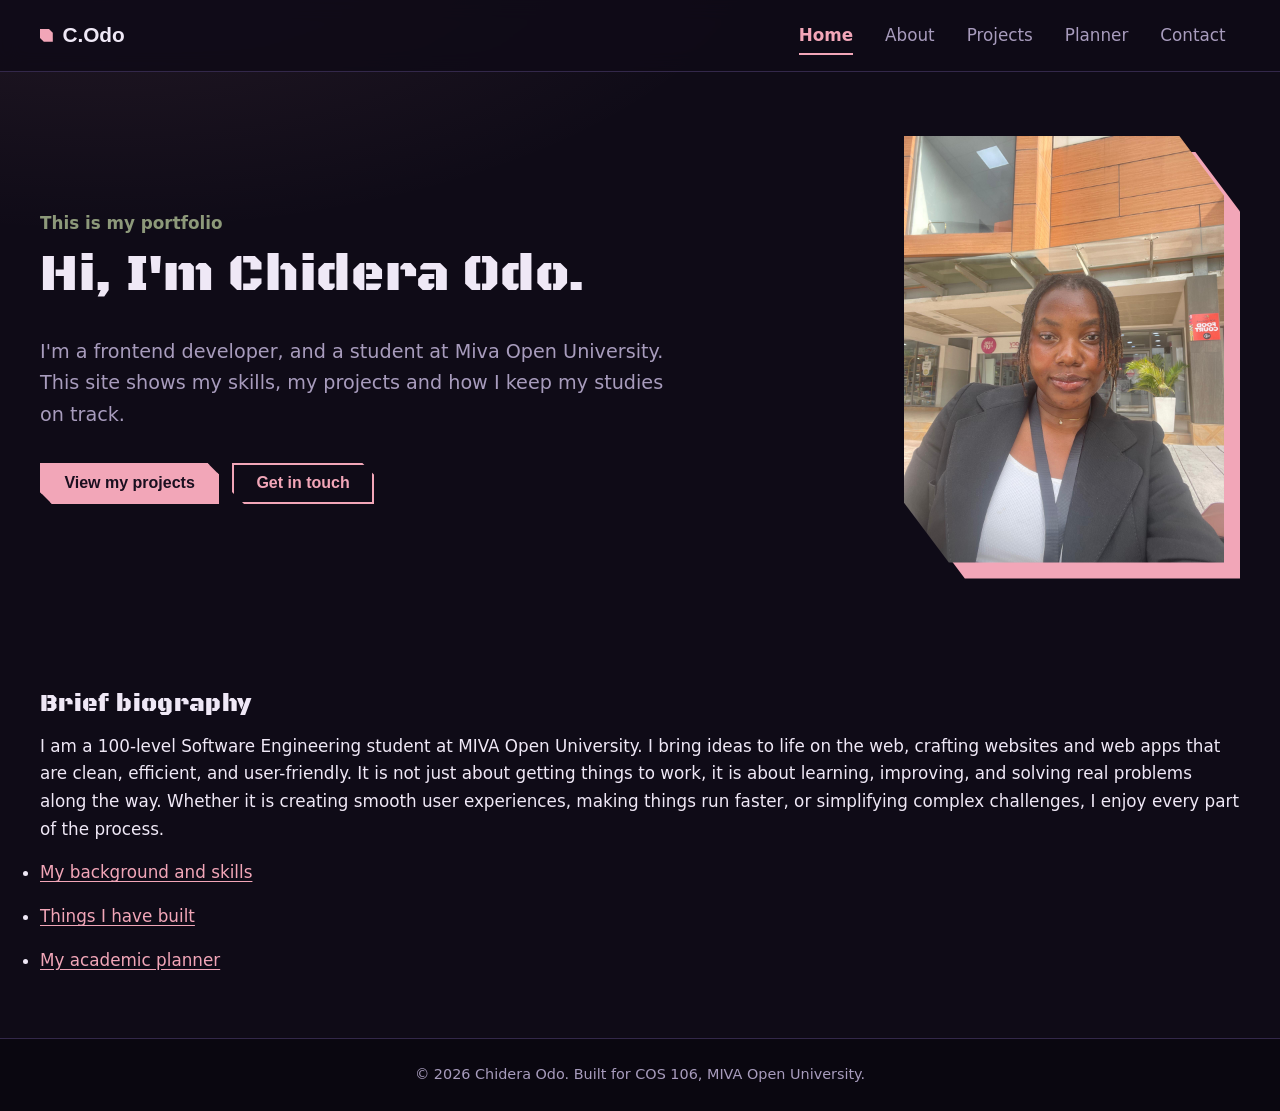
<file: index.html>
<!doctype html>
<html lang="en">
  <head>
    <meta charset="UTF-8" />
    <meta name="viewport" content="width=device-width, initial-scale=1" />
    <title>Home | Chidera Odo</title>
    <meta
      name="description"
      content="Academic portfolio and planner of Chidera Odo, a university student."
    />
    <link rel="preconnect" href="https://fonts.googleapis.com" />
    <link rel="preconnect" href="https://fonts.googleapis.com" />
    <link rel="preconnect" href="https://fonts.gstatic.com" crossorigin />
    <link
      href="https://fonts.googleapis.com/css2?family=Black+Ops+One&display=swap"
      rel="stylesheet"
    />
    <link rel="stylesheet" href="css/style.css" />
  </head>
  <body>
    <header class="site-header">
      <a class="brand" href="index.html">C.Odo</a>
      <button class="nav-toggle" aria-label="Toggle menu" aria-expanded="false">
        &#9776;
      </button>
      <nav aria-label="Main">
        <ul class="nav-list">
          <li>
            <a href="index.html" class="active" aria-current="page">Home</a>
          </li>
          <li><a href="about.html">About</a></li>
          <li><a href="projects.html">Projects</a></li>
          <li><a href="planner.html">Planner</a></li>
          <li><a href="contact.html">Contact</a></li>
        </ul>
      </nav>
    </header>
    <main>
      <section class="hero">
        <div class="hero-text">
          <p class="kicker">This is my portfolio</p>
          <h1>Hi, I'm Chidera Odo.</h1>
          <p class="lead">
            I'm a frontend developer, and a student at Miva Open University.
            This site shows my skills, my projects and how I keep my studies on
            track.
          </p>
          <p class="actions">
            <a class="btn" href="projects.html">View my projects</a>
            <a class="btn btn-ghost" href="contact.html">Get in touch</a>
          </p>
        </div>
        <figure class="hero-photo">
          <img
            src="images/profile-pic.jpeg"
            alt="Portrait of Chidera Odo"
            width="320"
            height="320"
          />
        </figure>
      </section>
      <section class="section">
        <h2>Brief biography</h2>
        <p>
          I am a 100-level Software Engineering student at MIVA Open University.
          I bring ideas to life on the web, crafting websites and web apps that
          are clean, efficient, and user-friendly. It is not just about getting
          things to work, it is about learning, improving, and solving real
          problems along the way. Whether it is creating smooth user
          experiences, making things run faster, or simplifying complex
          challenges, I enjoy every part of the process.
        </p>
        <ul class="quick-links">
          <li><a href="about.html">My background and skills</a></li>
          <li><a href="projects.html">Things I have built</a></li>
          <li><a href="planner.html">My academic planner</a></li>
        </ul>
      </section>
    </main>
    <footer class="site-footer">
      <p>&copy; 2026 Chidera Odo. Built for COS 106, MIVA Open University.</p>
    </footer>
    <script src="js/script.js"></script>
  </body>
</html>
</file>
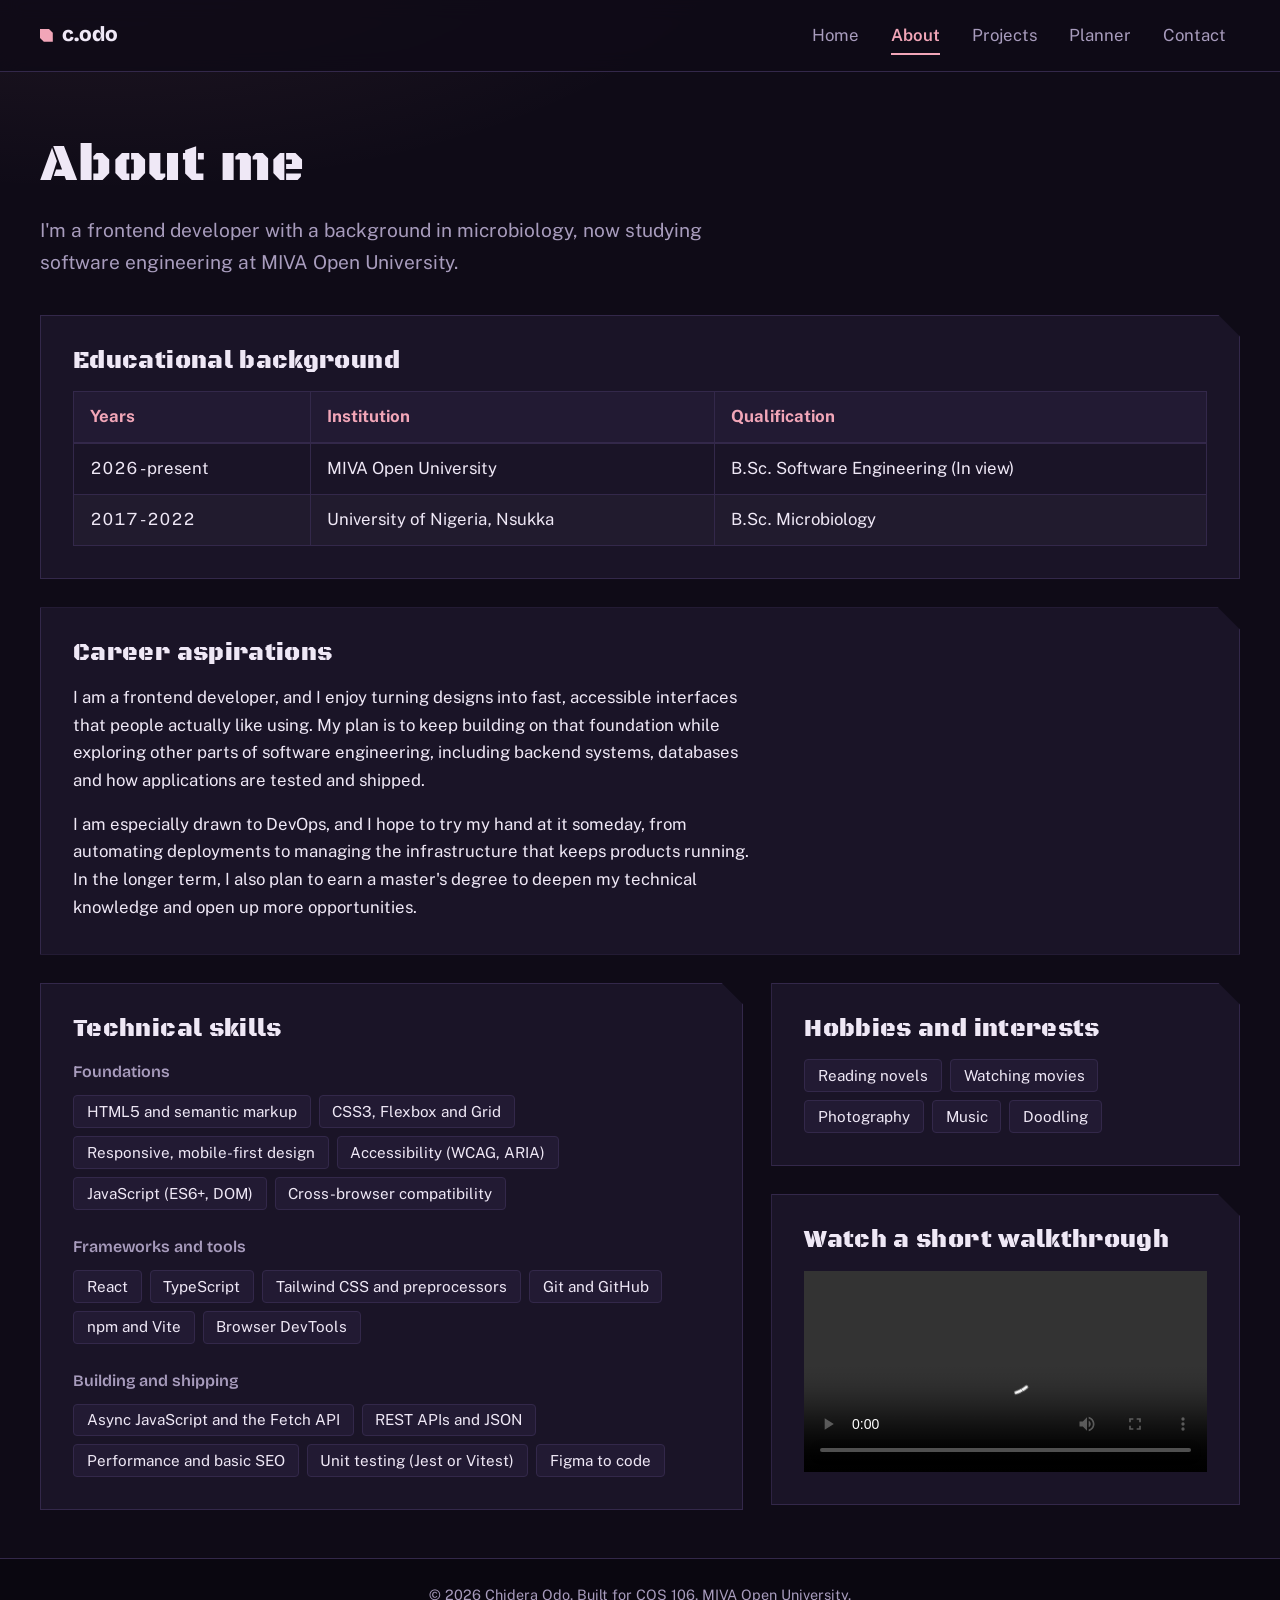
<file: about.html>
<!doctype html>
<html lang="en">
  <head>
    <meta charset="UTF-8" />
    <meta name="viewport" content="width=device-width, initial-scale=1" />
    <title>About Me | Chidera Odo</title>
    <meta
      name="description"
      content="Academic portfolio and planner of Chidera Odo, a university student."
    />
    <link rel="preconnect" href="https://fonts.googleapis.com" />
    <link rel="preconnect" href="https://fonts.gstatic.com" crossorigin />
    <link
      href="https://fonts.googleapis.com/css2?family=Black+Ops+One&family=Bricolage+Grotesque:wght@600;800&family=Public+Sans:wght@400;600&display=swap"
      rel="stylesheet"
    />
    <link rel="stylesheet" href="css/style.css" />
    <link rel="stylesheet" href="css/about.css" />
  </head>
  <body>
    <header class="site-header">
      <a class="brand" href="index.html">c.odo</a>
      <button class="nav-toggle" aria-label="Toggle menu" aria-expanded="false">
        &#9776;
      </button>
      <nav aria-label="Main">
        <ul class="nav-list">
          <li><a href="index.html">Home</a></li>
          <li>
            <a href="about.html" class="active" aria-current="page">About</a>
          </li>
          <li><a href="projects.html">Projects</a></li>
          <li><a href="planner.html">Planner</a></li>
          <li><a href="contact.html">Contact</a></li>
        </ul>
      </nav>
    </header>
    <main>
      <section class="section stack">
        <div class="page-intro">
          <h1>About me</h1>
          <p class="lead">
            I'm a frontend developer with a background in microbiology, now
            studying software engineering at MIVA Open University.
          </p>
        </div>

        <div class="panel">
          <h2>Educational background</h2>
          <div class="table-wrap">
            <table>
              <caption class="sr-only">
                Education timeline
              </caption>
              <thead>
                <tr>
                  <th scope="col">Years</th>
                  <th scope="col">Institution</th>
                  <th scope="col">Qualification</th>
                </tr>
              </thead>
              <tbody>
                <tr>
                  <td>2026 - present</td>
                  <td>MIVA Open University</td>
                  <td>B.Sc. Software Engineering (In view)</td>
                </tr>
                <tr>
                  <td>2017 - 2022</td>
                  <td>University of Nigeria, Nsukka</td>
                  <td>B.Sc. Microbiology</td>
                </tr>
              </tbody>
            </table>
          </div>
        </div>

        <div class="panel">
          <h2>Career aspirations</h2>
          <p>
            I am a frontend developer, and I enjoy turning designs into fast,
            accessible interfaces that people actually like using. My plan is to
            keep building on that foundation while exploring other parts of
            software engineering, including backend systems, databases and how
            applications are tested and shipped.
          </p>
          <p>
            I am especially drawn to DevOps, and I hope to try my hand at it
            someday, from automating deployments to managing the infrastructure
            that keeps products running. In the longer term, I also plan to earn
            a master's degree to deepen my technical knowledge and open up more
            opportunities.
          </p>
        </div>

        <div class="about-grid">
          <div class="panel">
            <h2>Technical skills</h2>

            <div class="skill-group">
              <h3>Foundations</h3>
              <ul class="tags" role="list">
                <li>HTML5 and semantic markup</li>
                <li>CSS3, Flexbox and Grid</li>
                <li>Responsive, mobile-first design</li>
                <li>Accessibility (WCAG, ARIA)</li>
                <li>JavaScript (ES6+, DOM)</li>
                <li>Cross-browser compatibility</li>
              </ul>
            </div>

            <div class="skill-group">
              <h3>Frameworks and tools</h3>
              <ul class="tags" role="list">
                <li>React</li>
                <li>TypeScript</li>
                <li>Tailwind CSS and preprocessors</li>
                <li>Git and GitHub</li>
                <li>npm and Vite</li>
                <li>Browser DevTools</li>
              </ul>
            </div>

            <div class="skill-group">
              <h3>Building and shipping</h3>
              <ul class="tags" role="list">
                <li>Async JavaScript and the Fetch API</li>
                <li>REST APIs and JSON</li>
                <li>Performance and basic SEO</li>
                <li>Unit testing (Jest or Vitest)</li>
                <li>Figma to code</li>
              </ul>
            </div>
          </div>

          <div class="stack">
            <div class="panel">
              <h2>Hobbies and interests</h2>
              <ul class="tags" role="list">
                <li>Reading novels</li>
                <li>Watching movies</li>
                <li>Photography</li>
                <li>Music</li>
                <li>Doodling</li>
              </ul>
            </div>

            <div class="panel">
              <h2>Watch a short walkthrough</h2>
              <video
                controls
                preload="metadata"
                src="media/walkthrough.mp4"
              >
                Your browser does not support video.
              </video>
            </div>
          </div>
        </div>
      </section>
    </main>
    <footer class="site-footer">
      <p>&copy; 2026 Chidera Odo. Built for COS 106, MIVA Open University.</p>
    </footer>
    <script src="js/script.js"></script>
  </body>
</html>
</file>
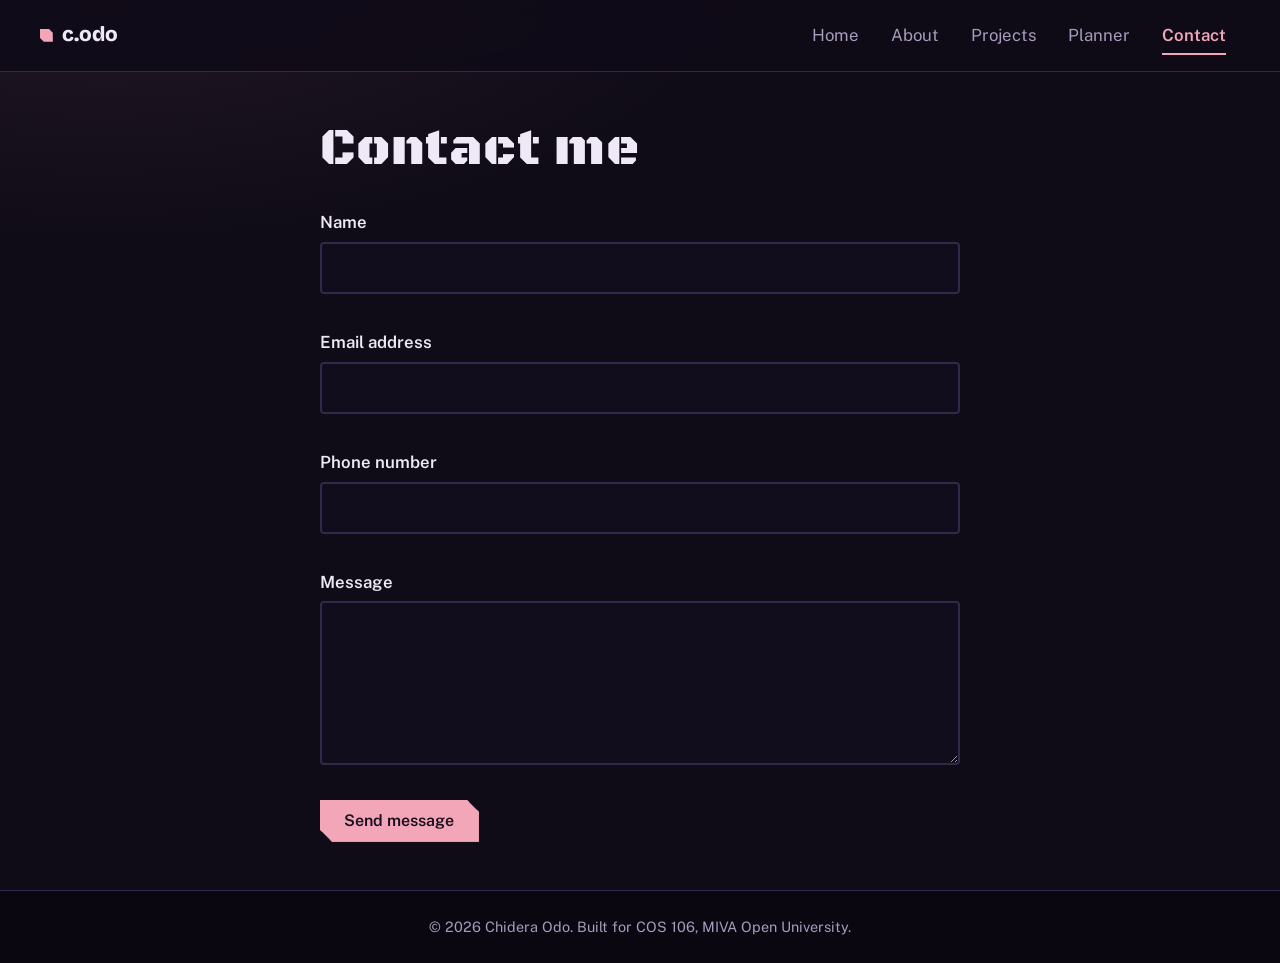
<file: contact.html>
<!DOCTYPE html>
<html lang="en">
<head>
<meta charset="UTF-8">
<meta name="viewport" content="width=device-width, initial-scale=1">
<title>Contact | Chidera Odo</title>
<meta name="description" content="Academic portfolio and planner of Chidera Odo, a university student.">
<link rel="preconnect" href="https://fonts.googleapis.com" />
    <link rel="preconnect" href="https://fonts.gstatic.com" crossorigin />
    <link
      href="https://fonts.googleapis.com/css2?family=Black+Ops+One&family=Bricolage+Grotesque:wght@600;800&family=Public+Sans:wght@400;600&display=swap"
      rel="stylesheet"
    />
<link rel="stylesheet" href="css/style.css">
</head>
<body>
<header class="site-header">
  <a class="brand" href="index.html">c.odo</a>
  <button class="nav-toggle" aria-label="Toggle menu" aria-expanded="false">&#9776;</button>
  <nav aria-label="Main"><ul class="nav-list"><li><a href="index.html">Home</a></li><li><a href="about.html">About</a></li><li><a href="projects.html">Projects</a></li><li><a href="planner.html">Planner</a></li><li><a href="contact.html" class="active" aria-current="page">Contact</a></li></ul></nav>
</header>
<main>
<section class="section narrow">
  <h1>Contact me</h1>
  <form id="contactForm" novalidate>
    <div class="field"><label for="name">Name</label><input type="text" id="name" name="name" autocomplete="name"><span class="error" id="nameError"></span></div>
    <div class="field"><label for="email">Email address</label><input type="email" id="email" name="email" autocomplete="email"><span class="error" id="emailError"></span></div>
    <div class="field"><label for="phone">Phone number</label><input type="tel" id="phone" name="phone" autocomplete="tel"><span class="error" id="phoneError"></span></div>
    <div class="field"><label for="message">Message</label><textarea id="message" name="message" rows="5"></textarea><span class="error" id="messageError"></span></div>
    <button class="btn" type="submit">Send message</button>
    <p id="formSuccess" class="success" role="status"></p>
  </form>
</section>
</main>
<footer class="site-footer"><p>&copy; 2026 Chidera Odo. Built for COS 106, MIVA Open University.</p></footer>
<script src="js/script.js"></script>
</body>
</html>
</file>
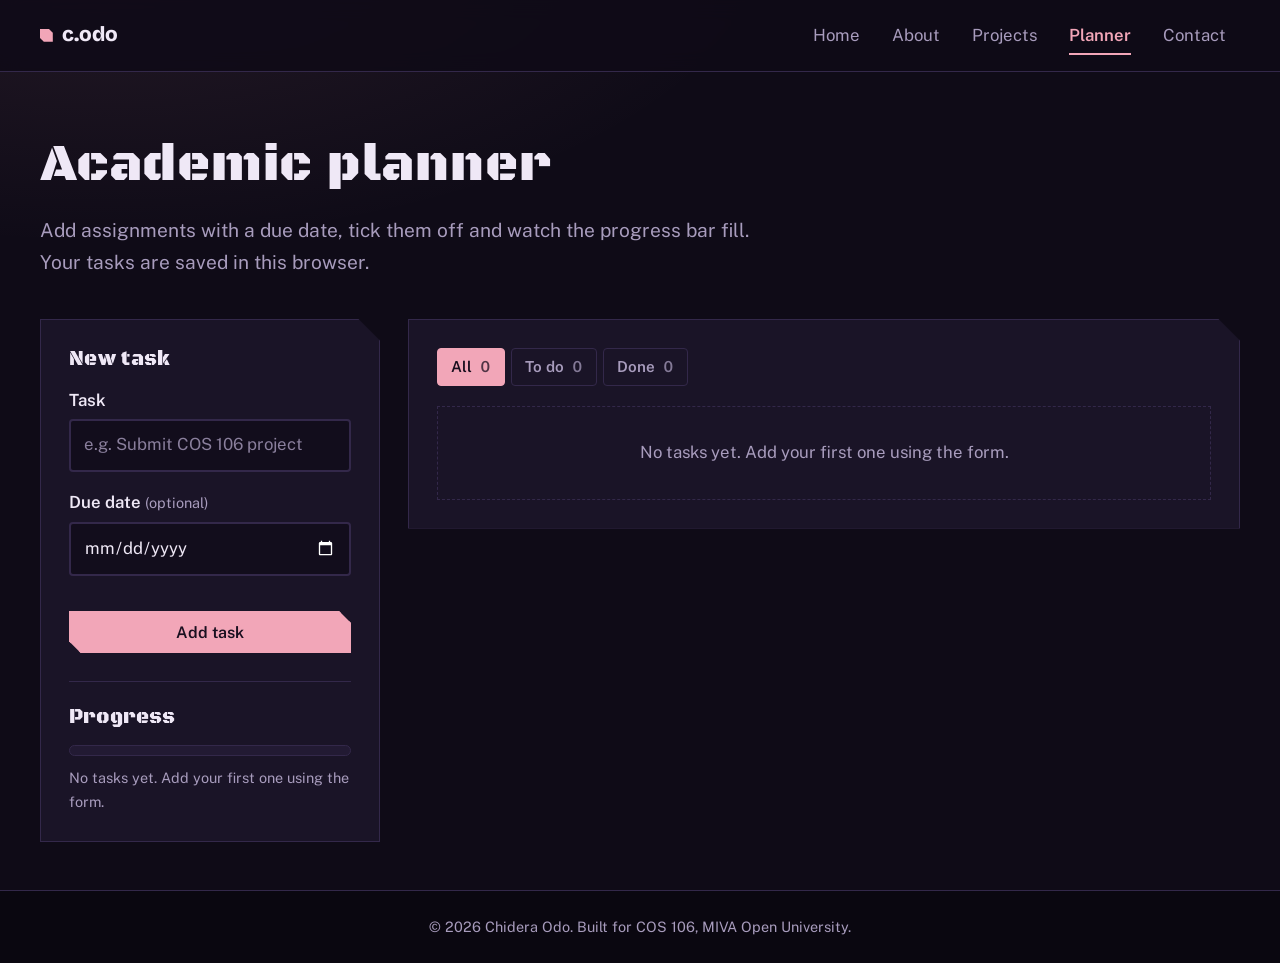
<file: planner.html>
<!DOCTYPE html>
<html lang="en">
<head>
<meta charset="UTF-8">
<meta name="viewport" content="width=device-width, initial-scale=1">
<title>Academic Planner | Chidera Odo</title>
<meta name="description" content="Academic portfolio and planner of Chidera Odo, a university student.">
<link rel="preconnect" href="https://fonts.googleapis.com" />
<link rel="preconnect" href="https://fonts.gstatic.com" crossorigin />
<link
  href="https://fonts.googleapis.com/css2?family=Black+Ops+One&family=Bricolage+Grotesque:wght@600;800&family=Public+Sans:wght@400;600&display=swap"
  rel="stylesheet"
/>
<link rel="stylesheet" href="css/style.css">
<link rel="stylesheet" href="css/planner.css">
</head>
<body>
<header class="site-header">
  <a class="brand" href="index.html">c.odo</a>
  <button class="nav-toggle" aria-label="Toggle menu" aria-expanded="false">&#9776;</button>
  <nav aria-label="Main"><ul class="nav-list"><li><a href="index.html">Home</a></li><li><a href="about.html">About</a></li><li><a href="projects.html">Projects</a></li><li><a href="planner.html" class="active" aria-current="page">Planner</a></li><li><a href="contact.html">Contact</a></li></ul></nav>
</header>
<main>
<section class="section">
  <div class="page-intro">
    <h1>Academic planner</h1>
    <p class="lead">Add assignments with a due date, tick them off and watch the progress bar fill. Your tasks are saved in this browser.</p>
  </div>

  <div class="planner">
    <aside class="panel planner-side">
      <h2>New task</h2>
      <form id="taskForm" novalidate>
        <div class="field">
          <label for="taskInput">Task</label>
          <input type="text" id="taskInput" maxlength="120" placeholder="e.g. Submit COS 106 project" autocomplete="off" aria-describedby="taskError">
        </div>
        <div class="field">
          <label for="taskDate">Due date <span class="optional">(optional)</span></label>
          <input type="date" id="taskDate">
        </div>
        <p id="taskError" class="error" role="alert"></p>
        <button class="btn" type="submit">Add task</button>
      </form>

      <div class="progress-block">
        <h2>Progress</h2>
        <div class="progress" id="progressBar" role="progressbar" aria-label="Tasks completed" aria-valuemin="0" aria-valuemax="100" aria-valuenow="0">
          <div class="progress-fill" id="progressFill"></div>
        </div>
        <p id="taskCount" class="note"></p>
      </div>
    </aside>

    <div class="panel planner-main">
      <div class="planner-toolbar">
        <div class="filters" role="group" aria-label="Filter tasks">
          <button type="button" class="filter" data-filter="all">All <span class="count">0</span></button>
          <button type="button" class="filter" data-filter="active">To do <span class="count">0</span></button>
          <button type="button" class="filter" data-filter="done">Done <span class="count">0</span></button>
        </div>
        <button type="button" id="clearDone" class="link-btn" hidden>Clear completed</button>
      </div>
      <ul id="taskList" class="task-list"></ul>
    </div>
  </div>

</section>
</main>
<footer class="site-footer"><p>&copy; 2026 Chidera Odo. Built for COS 106, MIVA Open University.</p></footer>
<script src="js/script.js"></script>
</body>
</html>
</file>
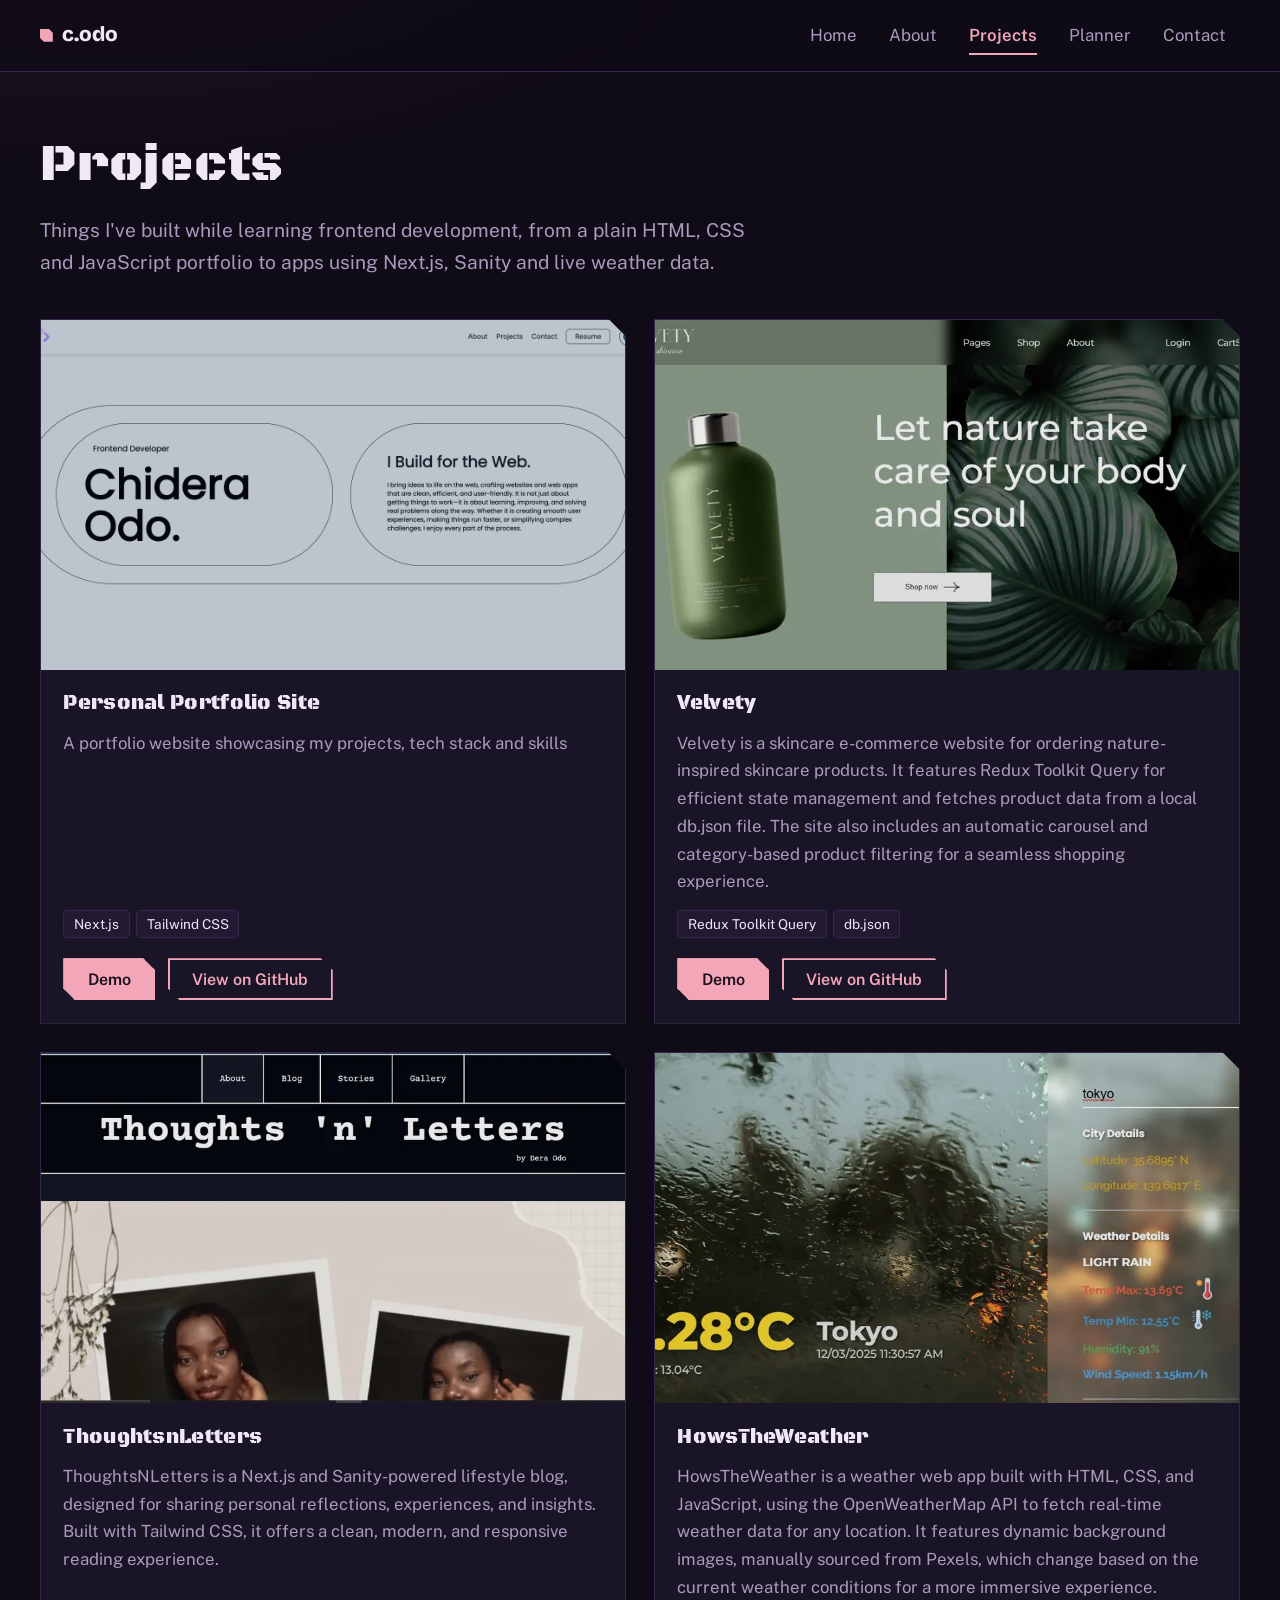
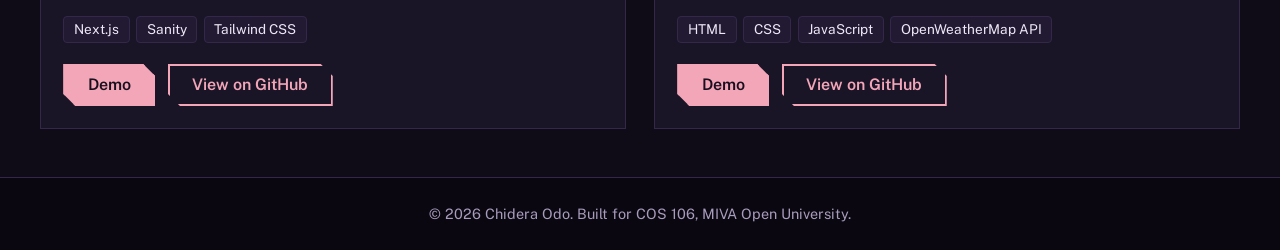
<file: projects.html>
<!doctype html>
<html lang="en">
  <head>
    <meta charset="UTF-8" />
    <meta name="viewport" content="width=device-width, initial-scale=1" />
    <title>Projects | Chidera Odo</title>
    <meta
      name="description"
      content="Academic portfolio and planner of Chidera Odo, a university student."
    />
    <link rel="preconnect" href="https://fonts.googleapis.com" />
    <link rel="preconnect" href="https://fonts.gstatic.com" crossorigin />
    <link
      href="https://fonts.googleapis.com/css2?family=Black+Ops+One&family=Bricolage+Grotesque:wght@600;800&family=Public+Sans:wght@400;600&display=swap"
      rel="stylesheet"
    />
    <link rel="stylesheet" href="css/style.css" />
    <link rel="stylesheet" href="css/projects.css" />
  </head>
  <body>
    <header class="site-header">
      <a class="brand" href="index.html">c.odo</a>
      <button class="nav-toggle" aria-label="Toggle menu" aria-expanded="false">
        &#9776;
      </button>
      <nav aria-label="Main">
        <ul class="nav-list">
          <li><a href="index.html">Home</a></li>
          <li><a href="about.html">About</a></li>
          <li>
            <a href="projects.html" class="active" aria-current="page"
              >Projects</a
            >
          </li>
          <li><a href="planner.html">Planner</a></li>
          <li><a href="contact.html">Contact</a></li>
        </ul>
      </nav>
    </header>
    <main>
      <section class="section">
        <div class="page-intro">
          <h1>Projects</h1>
          <p class="lead">
            Things I've built while learning frontend development, from a plain
            HTML, CSS and JavaScript portfolio to apps using Next.js, Sanity and
            live weather data.
          </p>
        </div>

        <div class="card-grid">
          <article class="card">
            <img
              src="images/portfolio.png"
              alt="Screenshot of Personal Portfolio Site"
              width="400"
              height="240"
              loading="lazy"
            />
            <div class="card-body">
              <h2>Personal Portfolio Site</h2>
              <p>
                A portfolio website showcasing my projects, tech stack and skills
              </p>
                <ul class="tech" role="list">
                <li>Next.js</li>
                <li>Tailwind CSS</li>
              </ul>
              <div class="card-actions">
                 <a
                  class="btn"
                  href="https://chideraodo.vercel.app/"
                  target="_blank"
                  rel="noopener"
                  aria-label="Portfolio live demo"
                  >Demo</a
                >
                <a
                  class="btn btn-ghost"
                  href="https://github.com/PrincessCS/portfolio-2025"
                  target="_blank"
                  rel="noopener"
                  aria-label="Personal Portfolio Site on GitHub"
                  >View on GitHub</a
                >
              </div>
            </div>
          </article>

          <article class="card">
            <img
              src="images/velvety.webp"
              alt="Screenshot of Velvety"
              width="400"
              height="240"
              loading="lazy"
            />
            <div class="card-body">
              <h2>Velvety</h2>
              <p>
                Velvety is a skincare e-commerce website for ordering
                nature-inspired skincare products. It features Redux Toolkit
                Query for efficient state management and fetches product data
                from a local db.json file. The site also includes an automatic
                carousel and category-based product filtering for a seamless
                shopping experience.
              </p>
              <ul class="tech" role="list">
                <li>Redux Toolkit Query</li>
                <li>db.json</li>
              </ul>
              <div class="card-actions">
                <a
                  class="btn"
                  href="https://velvety-virid.vercel.app/"
                  target="_blank"
                  rel="noopener"
                  aria-label="Velvety live demo"
                  >Demo</a
                >
                <a
                  class="btn btn-ghost"
                  href="https://github.com/PrincessCS/velvety"
                  target="_blank"
                  rel="noopener"
                  aria-label="Velvety on GitHub"
                  >View on GitHub</a
                >
              </div>
            </div>
          </article>

          <article class="card">
            <img
              src="images/thoughts.webp"
              alt="Screenshot of ThoughtsnLetters"
              width="400"
              height="240"
              loading="lazy"
            />
            <div class="card-body">
              <h2>ThoughtsnLetters</h2>
              <p>
                ThoughtsNLetters is a Next.js and Sanity-powered lifestyle blog,
                designed for sharing personal reflections, experiences, and
                insights. Built with Tailwind CSS, it offers a clean, modern,
                and responsive reading experience.
              </p>
              <ul class="tech" role="list">
                <li>Next.js</li>
                <li>Sanity</li>
                <li>Tailwind CSS</li>
              </ul>
              <div class="card-actions">
                <a
                  class="btn"
                  href="https://thoughtsnletters.vercel.app/"
                  target="_blank"
                  rel="noopener"
                  aria-label="ThoughtsnLetters live demo"
                  >Demo</a
                >
                <a
                  class="btn btn-ghost"
                  href="https://github.com/PrincessCS/blog"
                  target="_blank"
                  rel="noopener"
                  aria-label="ThoughtsnLetters on GitHub"
                  >View on GitHub</a
                >
              </div>
            </div>
          </article>

          <article class="card">
            <img
              src="images/weather.webp"
              alt="Screenshot of HowsTheWeather"
              width="400"
              height="240"
              loading="lazy"
            />
            <div class="card-body">
              <h2>HowsTheWeather</h2>
              <p>
                HowsTheWeather is a weather web app built with HTML, CSS, and
                JavaScript, using the OpenWeatherMap API to fetch real-time
                weather data for any location. It features dynamic background
                images, manually sourced from Pexels, which change based on the
                current weather conditions for a more immersive experience.
              </p>
              <ul class="tech" role="list">
                <li>HTML</li>
                <li>CSS</li>
                <li>JavaScript</li>
                <li>OpenWeatherMap API</li>
              </ul>
              <div class="card-actions">
                <a
                  class="btn"
                  href="https://sprightly-cactus-0fdf86.netlify.app/"
                  target="_blank"
                  rel="noopener"
                  aria-label="HowsTheWeather live demo"
                  >Demo</a
                >
                <a
                  class="btn btn-ghost"
                  href="https://github.com/PrincessCS/weather"
                  target="_blank"
                  rel="noopener"
                  aria-label="HowsTheWeather on GitHub"
                  >View on GitHub</a
                >
              </div>
            </div>
          </article>
        </div>
      </section>
    </main>
    <footer class="site-footer">
      <p>&copy; 2026 Chidera Odo. Built for COS 106, MIVA Open University.</p>
    </footer>
    <script src="js/script.js"></script>
  </body>
</html>
</file>
<file: css/style.css>
:root {
  color-scheme: dark;

  --bg: #0f0b17;
  --surface: #1a1427;
  --surface-2: #221a33;
  --line: #33284a;
  --ink: #efe8f6;
  --muted: #a89cbd;
  --rose: #f2a6b8;
  --rose-hover: #ffc4d1;
  --sage: #8d997a;
  --on-rose: #1a0f1f;
  --err: #ff8a8a;
  --ok: #a6d9a0;

  --page: 1280px;
  --gutter: clamp(1rem, 3.5vw, 2.5rem);
  --cut: 14px;
  --photo-cut: polygon(0 0, 86% 0, 100% 14%, 100% 100%, 14% 100%, 0 86%);
}

* {
  box-sizing: border-box;
  padding: 0;
  margin: 0;
}

html {
  scroll-behavior: smooth;
  scroll-padding-top: 5rem;
}

body {
  font-family: "Public Sans", system-ui, sans-serif;
  background-color: var(--bg);
  background-image: radial-gradient(
    1100px 520px at 8% -8%,
    rgba(242, 166, 184, 0.1),
    transparent 62%
  );
  background-repeat: no-repeat;
  color: var(--ink);
  line-height: 1.65;
  font-size: 1.05rem;
}

::selection {
  background: var(--rose);
  color: var(--on-rose);
}

h1,
h2 {
  font-family: "Black Ops One", system-ui, sans-serif;
  font-weight: 400; 
  line-height: 1.15;
  letter-spacing: 0.015em;
  margin: 0 0 0.6em;
  text-wrap: balance;
}

h1 {
  font-size: clamp(2rem, 5vw, 3.2rem);
}

h2 {
  font-size: 1.5rem;
}

a {
  color: var(--rose);
  text-underline-offset: 0.2em;
}

a:hover {
  color: var(--rose-hover);
}

img {
  max-width: 100%;
  height: auto;
  display: block;
}

:focus-visible {
  outline: 3px solid var(--sage);
  outline-offset: 3px;
}

.sr-only {
  position: absolute;
  width: 1px;
  height: 1px;
  overflow: hidden;
  clip: rect(0 0 0 0);
}

/* header and navigation */
.site-header {
  display: flex;
  align-items: center;
  justify-content: space-between;
  flex-wrap: wrap;
  gap: 0.5rem;
  padding: 0.9rem max(var(--gutter), calc((100% - var(--page)) / 2 + var(--gutter)));
  background: rgba(15, 11, 23, 0.88);
  backdrop-filter: blur(10px);
  border-bottom: 1px solid var(--line);
  position: sticky;
  top: 0;
  z-index: 10;
}

.brand {
  display: inline-flex;
  align-items: center;
  gap: 0.6rem;
  font-family: "Bricolage Grotesque", sans-serif;
  font-weight: 800;
  font-size: 1.3rem;
  color: var(--ink);
  text-decoration: none;
}

.brand::before {
  content: "";
  width: 0.8rem;
  height: 0.8rem;
  background: var(--rose);
  clip-path: polygon(0 0, 70% 0, 100% 30%, 100% 100%, 30% 100%, 0 70%);
}

.brand:hover {
  color: var(--ink);
}

.nav-list {
  list-style: none;
  display: flex;
  gap: 0.2rem;
  margin: 0;
  padding: 0;
}

.nav-list a {
  position: relative;
  display: block;
  padding: 0.45rem 0.9rem;
  color: var(--muted);
  text-decoration: none;
  transition: color 0.25s;
}

.nav-list a::after {
  content: "";
  position: absolute;
  left: 0.9rem;
  right: 0.9rem;
  bottom: 0.1rem;
  height: 2px;
  background: var(--rose);
  transform: scaleX(0);
  transform-origin: left;
  transition: transform 0.25s;
}

.nav-list a:hover {
  color: var(--ink);
}

.nav-list a:hover::after,
.nav-list a.active::after,
.nav-list a[aria-current="page"]::after {
  transform: scaleX(1);
}

.nav-list a.active,
.nav-list a[aria-current="page"] {
  color: var(--rose);
  font-weight: 600;
}

.nav-toggle {
  display: none;
  background: none;
  border: 1px solid var(--line);
  color: var(--ink);
  font-size: 1.4rem;
  padding: 0.2rem 0.7rem;
  border-radius: 4px;
  cursor: pointer;
  transition: border-color 0.2s;
}

.nav-toggle:hover {
  border-color: var(--rose);
}

/* layout */
main {
  min-height: 70vh;
}

.section {
  max-width: var(--page);
  margin: 0 auto;
  padding: 3rem var(--gutter);
}

.narrow {
  max-width: 720px;
}

.grid-2 {
  display: grid;
  grid-template-columns: repeat(auto-fit, minmax(260px, 1fr));
  gap: 2rem;
}

.hero {
  max-width: var(--page);
  margin: 0 auto;
  padding: 4rem var(--gutter);
  display: flex;
  align-items: center;
  gap: 3rem;
  flex-wrap: wrap-reverse;
}

.hero-text {
  flex: 1 1 340px;
}

.hero-photo {
  position: relative;
  flex: 0 1 320px;
  margin: 0 16px 16px 0;
}

.hero-photo::before {
  content: "";
  position: absolute;
  inset: 0;
  transform: translate(16px, 16px);
  background: var(--rose);
  clip-path: var(--photo-cut);
}

.hero-photo img {
  position: relative;
  clip-path: var(--photo-cut);
  animation: reveal 0.9s cubic-bezier(0.2, 0.7, 0.2, 1) both;
}

@keyframes reveal {
  from {
    clip-path: polygon(0 0, 0 0, 0 14%, 0 100%, 0 100%, 0 86%);
  }
  to {
    clip-path: var(--photo-cut);
  }
}

.kicker {
  color: var(--sage);
  font-weight: 600;
  margin: 0 0 0.5rem;
}

.lead {
  font-size: 1.2rem;
  color: var(--muted);
  max-width: 52ch;
}

.actions {
  display: flex;
  gap: 0.8rem;
  flex-wrap: wrap;
  margin-top: 2rem;
}

.quick-links li {
  margin: 1rem 0;
}

.skills {
  columns: 1;
}

.skills li::marker {
  color: var(--rose);
}

.note {
  color: var(--muted);
  font-size: 0.9rem;
}

.career-aspirations{
  margin-top: 2rem;
}

/* buttons */
.btn {
  --cut: 12px;
  display: inline-block;
  background: var(--rose);
  color: var(--on-rose);
  border: 2px solid var(--rose);
  padding: 0.6rem 1.4rem;
  font:
    600 1rem "Public Sans",
    sans-serif;
  text-decoration: none;
  cursor: pointer;
  clip-path: polygon(
    0 0,
    calc(100% - var(--cut)) 0,
    100% var(--cut),
    100% 100%,
    var(--cut) 100%,
    0 calc(100% - var(--cut))
  );
  transition:
    background 0.25s,
    border-color 0.25s,
    transform 0.15s;
}

.btn:hover {
  background: var(--rose-hover);
  border-color: var(--rose-hover);
  color: var(--on-rose);
  transform: translateY(-2px);
}

.btn:focus-visible {
  clip-path: none;
}

.btn-ghost {
  background: transparent;
  color: var(--rose);
}

.btn-ghost:hover {
  background: var(--rose);
  border-color: var(--rose);
  color: var(--on-rose);
}

/* table */
.table-wrap {
  overflow-x: auto;
}

table {
  border-collapse: collapse;
  width: 100%;
  background: var(--surface);
  font-variant-numeric: tabular-nums;
}

caption {
  text-align: left;
  font-weight: 600;
  padding: 0.4rem 0;
  color: var(--muted);
}

th,
td {
  padding: 0.7rem 1rem;
  border: 1px solid var(--line);
  text-align: left;
}

thead th {
  background: var(--surface-2);
  color: var(--rose);
}

tbody tr:nth-child(even) {
  background: rgba(255, 255, 255, 0.03);
}

/* project cards */
.card-grid {
  display: grid;
  grid-template-columns: repeat(auto-fit, minmax(280px, 1fr));
  gap: 1.5rem;
  margin-top: 1.5rem;
}

.card {
  background: var(--surface);
  border: 1px solid var(--line);
  overflow: hidden;
  clip-path: polygon(0 0, calc(100% - 18px) 0, 100% 18px, 100% 100%, 0 100%);
  transition: border-color 0.25s;
}

.card:hover {
  border-color: var(--rose);
}

.card img {
  width: 100%;
  filter: saturate(0.8) brightness(0.92);
  transition: filter 0.25s;
}

.card:hover img {
  filter: none;
}

.card-body {
  padding: 1.2rem;
}

.card-body h2 {
  font-size: 1.25rem;
}

/* forms */
.field {
  display: flex;
  flex-direction: column;
  margin-bottom: 1.1rem;
}

label {
  font-weight: 600;
  margin-bottom: 0.3rem;
}

input,
textarea {
  font: inherit;
  padding: 0.65rem 0.8rem;
  border: 2px solid var(--line);
  border-radius: 4px;
  background: #120d1c;
  color: var(--ink);
  transition:
    border-color 0.2s,
    box-shadow 0.2s;
}

input::placeholder,
textarea::placeholder {
  color: var(--muted);
  opacity: 0.8;
}

input:focus,
textarea:focus {
  border-color: var(--rose);
  box-shadow: 0 0 0 3px rgba(242, 166, 184, 0.22);
  outline: none;
}

.invalid {
  border-color: var(--err);
}

.error {
  color: var(--err);
  font-size: 0.9rem;
  min-height: 1.2em;
}

.success {
  color: var(--ok);
  font-weight: 600;
}

.inline-form {
  display: flex;
  gap: 0.6rem;
  flex-wrap: wrap;
}

.inline-form input[type="text"] {
  flex: 1 1 240px;
}

.task-list {
  list-style: none;
  padding: 0;
  margin: 1rem 0 0;
}

.task {
  display: flex;
  align-items: center;
  gap: 0.8rem;
  background: var(--surface);
  border: 1px solid var(--line);
  border-left: 5px solid var(--rose);
  padding: 0.7rem 1rem;
  margin-bottom: 0.6rem;
  clip-path: polygon(0 0, 100% 0, 100% calc(100% - 10px), calc(100% - 10px) 100%, 0 100%);
  animation: slide 0.3s ease-out;
}

@keyframes slide {
  from {
    opacity: 0;
    transform: translateX(-12px);
  }
  to {
    opacity: 1;
    transform: none;
  }
}

.task input[type="checkbox"] {
  width: 1.2rem;
  height: 1.2rem;
  accent-color: var(--rose);
}

.task-text {
  flex: 1;
  transition: color 0.25s;
}

.task-text small {
  display: block;
  color: var(--muted);
}

.task.done {
  border-left-color: var(--sage);
}

.task.done .task-text {
  text-decoration: line-through;
  color: var(--muted);
}

.task-del {
  background: none;
  border: 1px solid var(--err);
  color: var(--err);
  border-radius: 4px;
  padding: 0.25rem 0.7rem;
  cursor: pointer;
  transition:
    background 0.2s,
    color 0.2s;
}

.task-del:hover {
  background: var(--err);
  color: var(--on-rose);
}

.site-footer {
  text-align: center;
  padding: 1.5rem var(--gutter);
  background: #0a0710;
  border-top: 1px solid var(--line);
  color: var(--muted);
  font-size: 0.9rem;
}

.site-footer p {
  margin: 0;
}

/* responsiveness */
@media (max-width: 700px) {
  .nav-toggle {
    display: block;
  }

  .site-header nav {
    width: 100%;
    display: none;
  }

  .site-header nav.open {
    display: block;
  }

  .nav-list {
    flex-direction: column;
  }

  .hero {
    padding-top: 2rem;
  }
}

@media (min-width: 701px) {
  .skills {
    columns: 2;
  }
}

@media (prefers-reduced-motion: reduce) {
  * {
    animation: none !important;
    transition: none !important;
  }

  html {
    scroll-behavior: auto;
  }
}
</file>
<file: css/about.css>
.stack {
  display: flex;
  flex-direction: column;
  gap: 1.75rem;
}

/* intro */
.page-intro {
  padding: 1rem 0 0.5rem;
}

.page-intro h1 {
  margin-bottom: 0.4em;
}

.page-intro .lead {
  max-width: 60ch;
}

.panel {
  background: var(--surface);
  border: 1px solid var(--line);
  padding: clamp(1.25rem, 3vw, 2rem);
  clip-path: polygon(0 0, calc(100% - 22px) 0, 100% 22px, 100% 100%, 0 100%);
}

.panel video {
  display: block;
  width: 100%;
  max-width: 640px;
}

.panel > h2 {
  margin-bottom: 1rem;
}

.panel p {
  max-width: 68ch;
}

.panel p + p {
  margin-top: 1rem;
}

.panel table {
  background: transparent;
}

.panel h3 {
  font-family: "Bricolage Grotesque", sans-serif;
  font-weight: 600;
  font-size: 1rem;
  color: var(--muted);
  margin-bottom: 0.6rem;
}

.skill-group + .skill-group {
  margin-top: 1.5rem;
}

/* tags */
.tags {
  list-style: none;
  display: flex;
  flex-wrap: wrap;
  gap: 0.5rem;
}

.tags li {
  padding: 0.3rem 0.8rem;
  background: var(--surface-2);
  border: 1px solid var(--line);
  border-radius: 4px;
  font-size: 0.95rem;
  line-height: 1.4;
}

/* skills and hobbies */
.about-grid {
  display: grid;
  grid-template-columns: minmax(0, 3fr) minmax(0, 2fr);
  gap: 1.75rem;
  align-items: start;
}

.panel audio {
  display: block;
  width: 100%;
  max-width: 420px;
}

@media (max-width: 800px) {
  .about-grid {
    grid-template-columns: 1fr;
  }
}
</file>
<file: css/planner.css>
[hidden] {
  display: none !important;
}

.page-intro {
  padding: 1rem 0 0.5rem;
}

.page-intro h1 {
  margin-bottom: 0.4em;
}

.page-intro .lead {
  max-width: 60ch;
}

.panel {
  background: var(--surface);
  border: 1px solid var(--line);
  padding: clamp(1.25rem, 3vw, 1.75rem);
  clip-path: polygon(0 0, calc(100% - 22px) 0, 100% 22px, 100% 100%, 0 100%);
}

.panel h2 {
  font-size: 1.25rem;
  margin-bottom: 1rem;
}

/* planner*/
.planner {
  display: grid;
  grid-template-columns: minmax(260px, 340px) minmax(0, 1fr);
  gap: 1.75rem;
  align-items: start;
  margin-top: 2rem;
}

.planner-side {
  position: sticky;
  top: 5.5rem;
}

.planner-side .btn {
  width: 100%;
  text-align: center;
}

.optional {
  font-weight: 400;
  font-size: 0.9rem;
  color: var(--muted);
}

/* progress */
.progress-block {
  margin-top: 1.75rem;
  padding-top: 1.5rem;
  border-top: 1px solid var(--line);
}

.progress {
  height: 0.7rem;
  background: var(--surface-2);
  border: 1px solid var(--line);
  border-radius: 999px;
  overflow: hidden;
}

.progress-fill {
  height: 100%;
  width: 0;
  background: var(--rose);
  transition:
    width 0.4s ease,
    background 0.3s;
}

.progress.is-complete .progress-fill {
  background: var(--sage);
}

.progress-block .note {
  margin-top: 0.6rem;
}

/* toolbar and filters */
.planner-toolbar {
  display: flex;
  flex-wrap: wrap;
  align-items: center;
  justify-content: space-between;
  gap: 0.75rem;
  margin-bottom: 1.25rem;
}

.filters {
  display: flex;
  flex-wrap: wrap;
  gap: 0.4rem;
}

.filter {
  font: inherit;
  font-size: 0.95rem;
  font-weight: 600;
  color: var(--muted);
  background: transparent;
  border: 1px solid var(--line);
  border-radius: 4px;
  padding: 0.35rem 0.8rem;
  cursor: pointer;
  transition:
    color 0.2s,
    border-color 0.2s,
    background 0.2s;
}

.filter:hover {
  color: var(--ink);
  border-color: var(--rose);
}

.filter.is-active {
  background: var(--rose);
  border-color: var(--rose);
  color: var(--on-rose);
}

.filter .count {
  margin-left: 0.25rem;
  opacity: 0.75;
  font-variant-numeric: tabular-nums;
}

.link-btn {
  font: inherit;
  font-size: 0.9rem;
  font-weight: 600;
  background: none;
  border: none;
  color: var(--rose);
  text-decoration: underline;
  text-underline-offset: 0.2em;
  cursor: pointer;
  padding: 0.35rem 0.2rem;
}

.link-btn:hover {
  color: var(--rose-hover);
}

/* tasks */
.task-list {
  margin: 0;
}

.planner .task {
  background: var(--surface-2);
  animation: none;
}

.task .task-text {
  flex: 1 1 12rem;
  min-width: 0;
  overflow-wrap: anywhere;
}

.task.overdue {
  border-left-color: var(--err);
}

.task.overdue .task-text small {
  color: var(--err);
}

.empty {
  list-style: none;
  padding: 2rem 1rem;
  text-align: center;
  color: var(--muted);
  border: 1px dashed var(--line);
}

@media (max-width: 860px) {
  .planner {
    grid-template-columns: 1fr;
  }

  .planner-side {
    position: static;
  }
}

@media (max-width: 520px) {
  .task {
    flex-wrap: wrap;
  }
}
</file>
<file: css/projects.css>
.page-intro {
  padding: 1rem 0 0.5rem;
}

.page-intro h1 {
  margin-bottom: 0.4em;
}

.page-intro .lead {
  max-width: 60ch;
}

.card-grid {
  grid-template-columns: repeat(auto-fit, minmax(min(100%, 440px), 1fr));
  gap: 1.75rem;
  margin-top: 2rem;
}

.card {
  display: flex;
  flex-direction: column;
}

.card img {
  aspect-ratio: 5 / 3;
  object-fit: cover;
  background: var(--surface-2);
}

.card-body {
  display: flex;
  flex-direction: column;
  gap: 0.9rem;
  flex: 1;
  padding: 1.4rem;
}

.card-body h2 {
  margin: 0;
}

.card-body p {
  flex: 1;
  color: var(--muted);
}

.tech {
  list-style: none;
  display: flex;
  flex-wrap: wrap;
  gap: 0.4rem;
}

.tech li {
  padding: 0.15rem 0.6rem;
  background: var(--surface-2);
  border: 1px solid var(--line);
  border-radius: 4px;
  font-size: 0.85rem;
  line-height: 1.5;
}

.card-actions {
  display: flex;
  flex-wrap: wrap;
  gap: 0.8rem;
  padding-top: 0.4rem;
}
</file>
